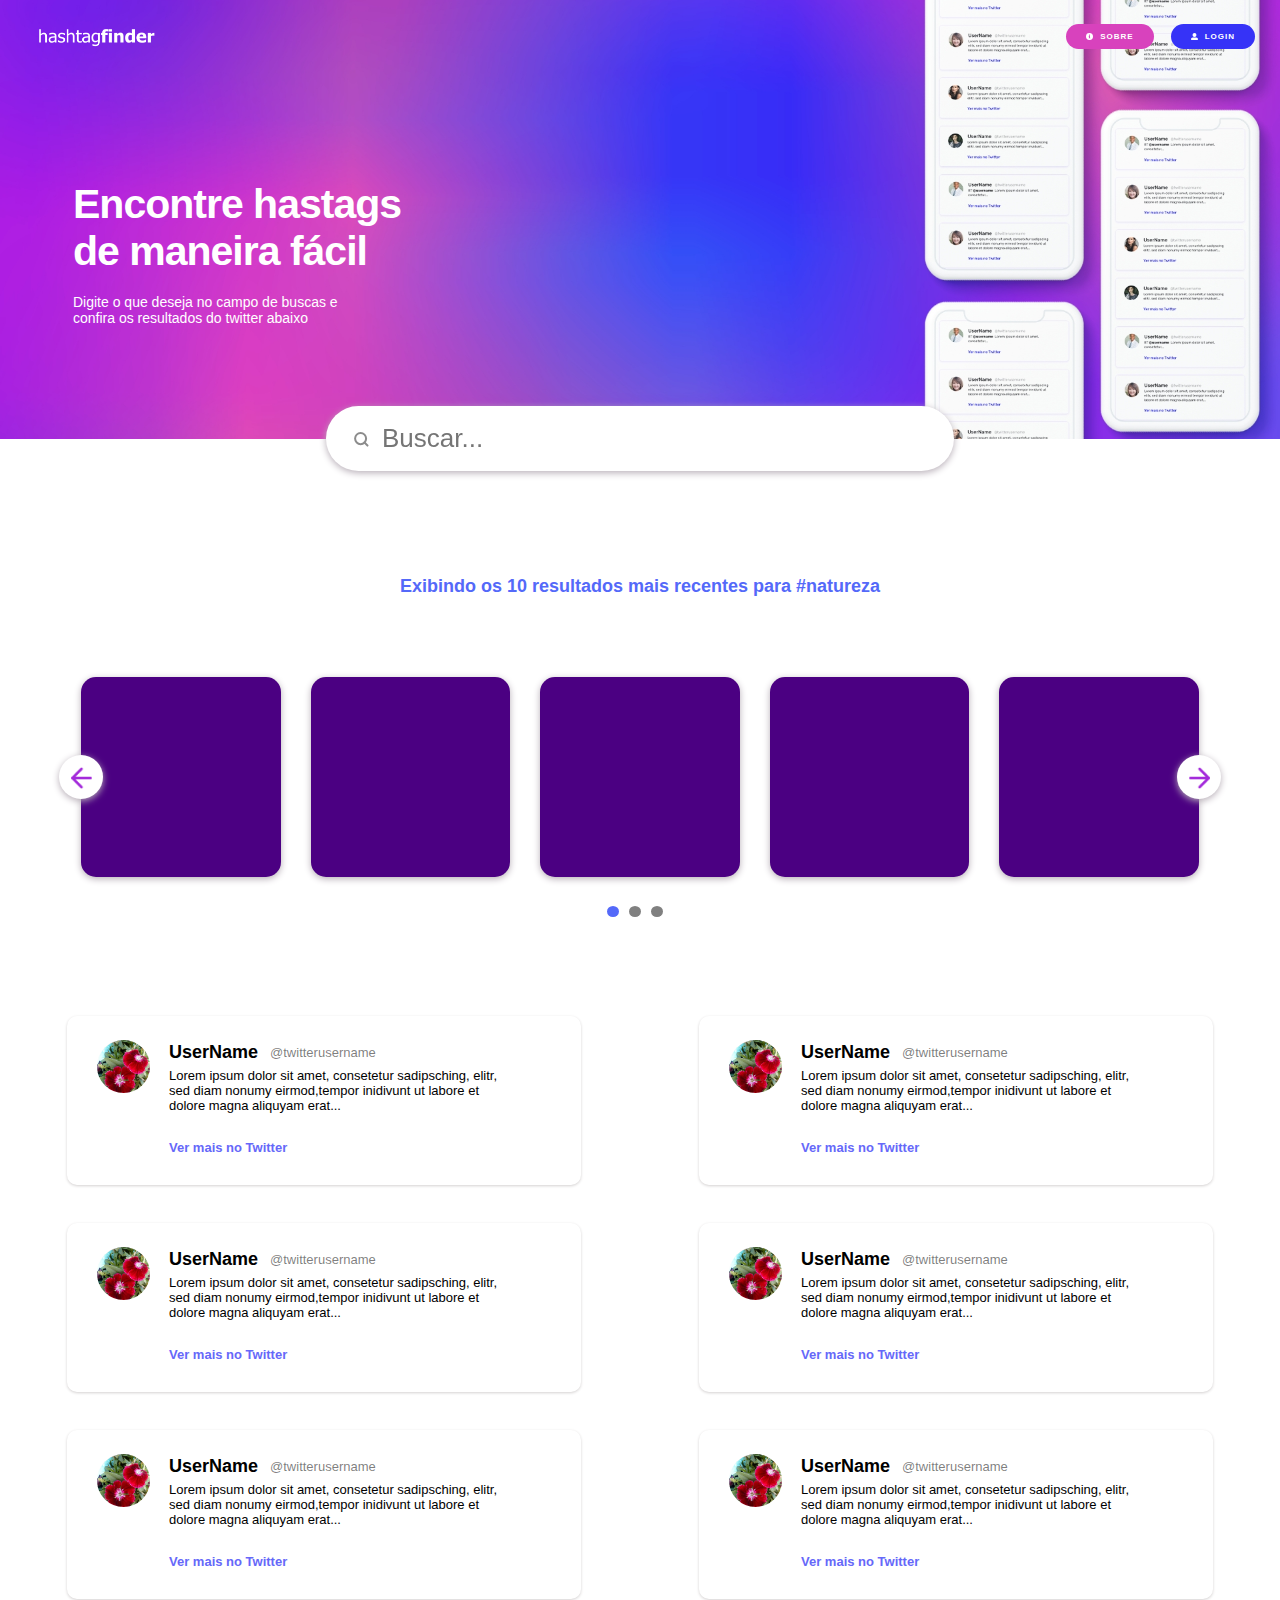
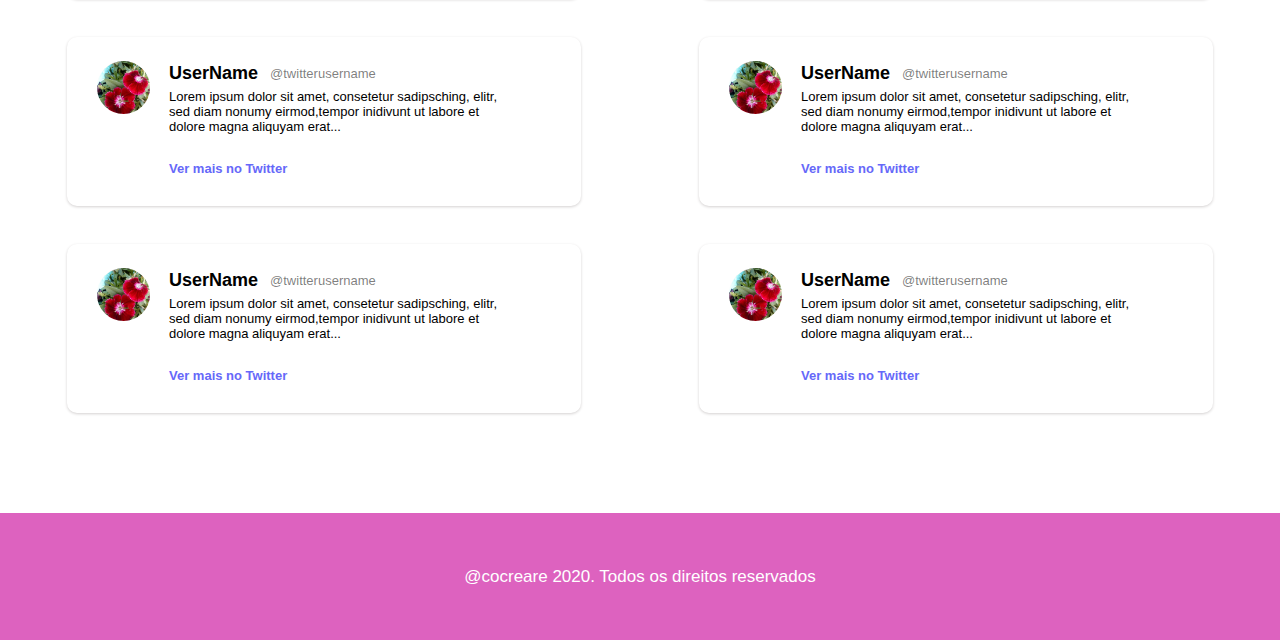
<file: index.html>
<!DOCTYPE html>
<html lang="pt-br">
<head>
    <title>Encontre hashtags</title>
    <meta charset="utf-8">
    <base target="_parent">
    <link rel="stylesheet" type="text/css" href="files_css/index.css" media="screen">
    <meta name="viewport" content="width=device-width, initial-scale=1.0">
</head>
    <body>

        <!--Junção dos codígos para exibir a página de busca completa-->
            
                <iframe class="iframe_new_header" src="headers/headers_transparent.html"></iframe>
            <div>
                <iframe  class="index_iframe1" src="search.html"></iframe>
            </div>
            <div id="iframe_2">
                <iframe class="index_iframe2" src="hashtagfinder.html"></iframe>
            </div>
            <div id="iframe3">
                <iframe class="index_iframe3" src="results.html"></iframe>
            </div>
            <div class="container_footer">
                <iframe class="footer_iframe" src="footer.html"></iframe>
            </div>
    </body>
</html>
</file>
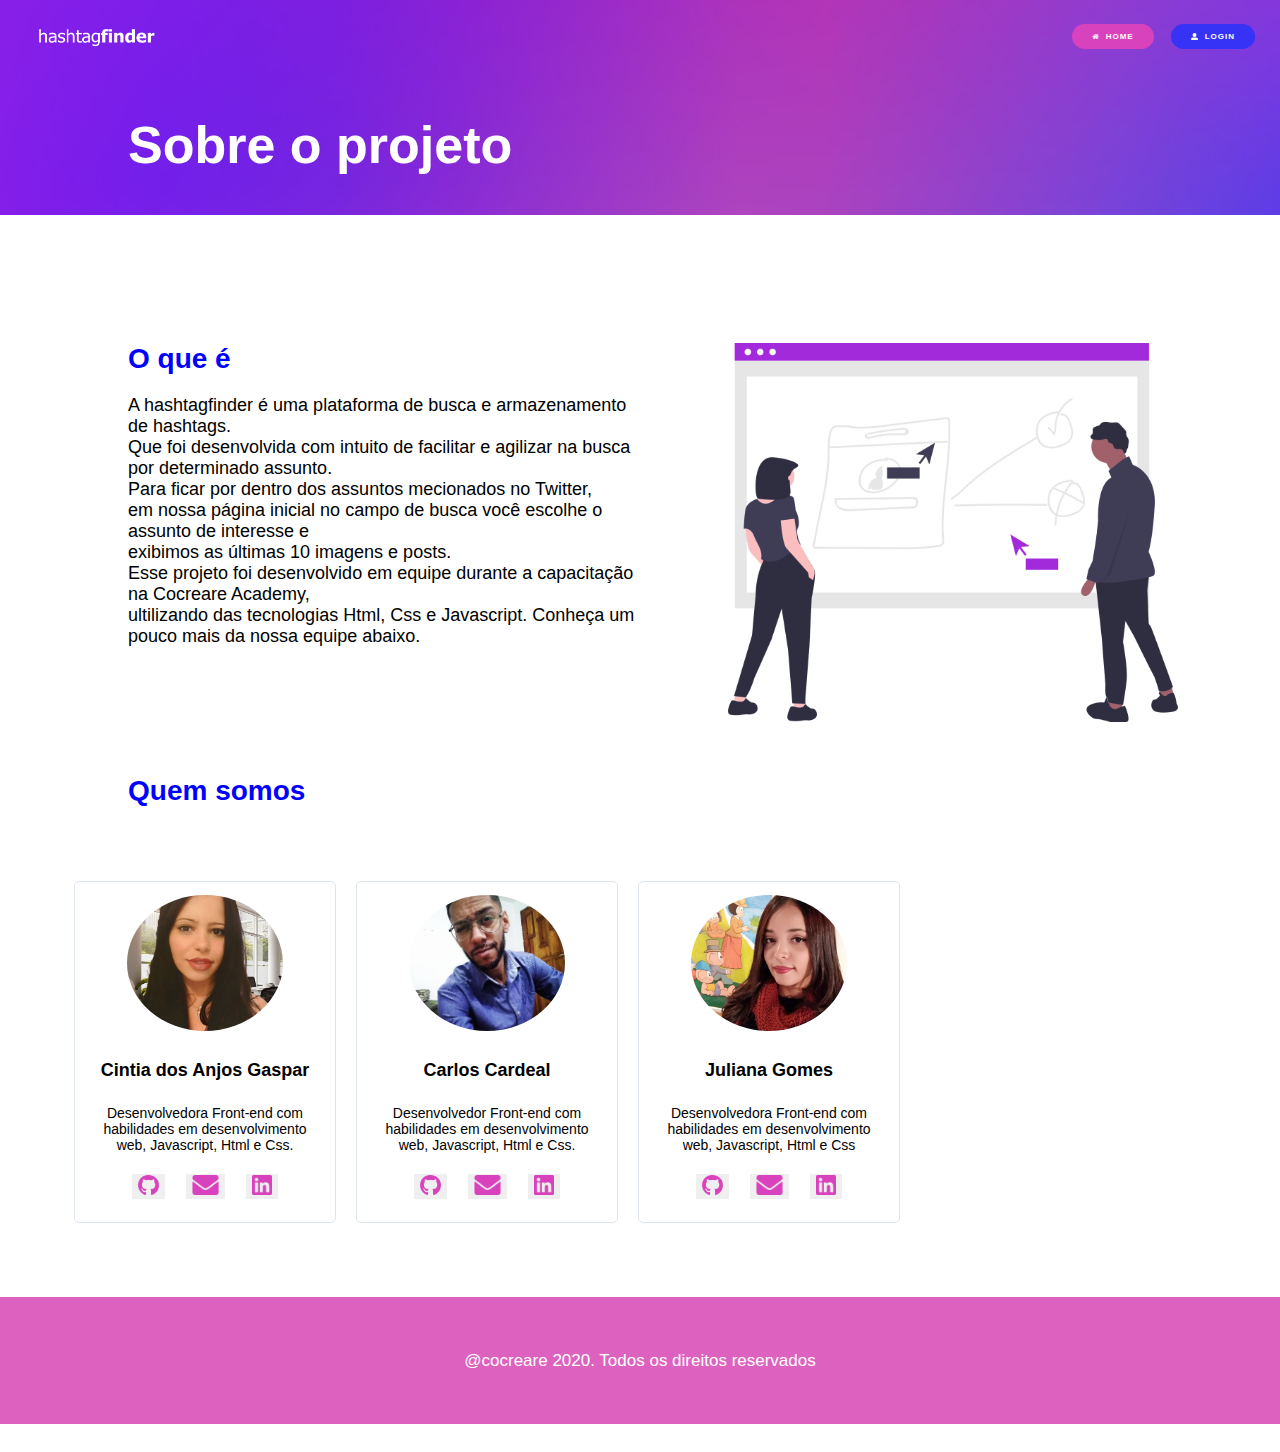
<file: about.html>
<!DOCTYPE html>
<html lang="pt-br">
    <head>
        <title> Sobre o projeto </title>
        <meta charset="utf-8">
        <base target="_parent">
        <link href="files_css/about.css" rel="stylesheet" type="text/css" media="screen">
        <meta name="viewport" content="width=device-width, initial-scale=1.0">
    </head>
    <body>
       <section class="bg">
        <!--<img class="top" src="images/about-bg.jpg">-->
        
        <iframe src="headers/button_home_login.html"></iframe>
        
        <div class="h1">
           <h1>Sobre o projeto</h1>
        </div>
        </section>

       

       <section id="descripition"> 

            <div class="image_two">
                <img 
                    src="images/about-illustration.png" 
                    alt="Duas pessoas em pé vendo a tela sobre o projeto"
                    width="450px"
                >
            </div>


            <h2>
                O que é
            </h2>

            <p class="paragraph">
                A hashtagfinder é uma plataforma de busca e armazenamento de hashtags. <br>
                Que foi desenvolvida com intuito de facilitar e agilizar na busca por 
                determinado assunto. <br>
                Para ficar por dentro dos assuntos mecionados no Twitter, <br>
                em nossa página inicial no campo de busca você escolhe o assunto de interesse e <br>
                exibimos as últimas 10 imagens e posts. <br>
                Esse projeto foi desenvolvido em equipe durante a capacitação na Cocreare Academy,<br>
                ultilizando das tecnologias Html, Css e Javascript.
                Conheça um pouco mais da nossa equipe abaixo. <br>
            </p>

           
        </section>
        
        <h2> Quem somos </h2>
        
        <section class="who_we_are">
            <div class="cintia">
                <img id="img_cintia" src="images/cintia.jpeg">
                <h4>Cintia dos Anjos Gaspar</h4>
                <p id="cintia"> 
                    Desenvolvedora Front-end
                    com habilidades em desenvolvimento web, Javascript, Html e Css.
                </p>
                <div class="icons_cointainer1">

                    <a href="https://github.com/cintiaangel" class="icone1" target="_blank">
                        <button>
                            <img class="github" src="images/icon-github.png">
                        </button>
                    </a>
                    <a href="mailto:cintiaanjos99@gmail.com" class="icone2" target="_blank">
                        <button>
                            <img class="email" src="images/icon-envelope.png">
                        </button>
                    </a>
                    <a href="https://www.linkedin.com/in/cíntia-dos-anjos-gaspar-159a281a0" class="icone3" target="_blank">
                        <button>
                            <img class="linkedin" src="images/icon-linkedin.png">
                        </button>
                    </a>   
                </div>
            
            </div>    

            <div class="carlos">
                <img id="img_carlos" src="images/carlos.jpg">
                <h4>Carlos Cardeal</h4>
                <p id="carlos"> 
                    Desenvolvedor Front-end
                    com habilidades em desenvolvimento web, Javascript, Html e Css.
                </p>
                <div class="icons_cointainer2">

                    <a href="https://github.com/carloscardeal" class="icone1" target="_blank">
                        <button>
                            <img class="github" src="images/icon-github.png">
                        </button>
                    </a>
                    <a href="mailto:carlosfierro028@gmail.com" class="icone2" target="_blank">
                        <button>
                            <img class="email" src="images/icon-envelope.png">
                        </button>
                    </a>
                    <a href="https://www.linkedin.com/in/carlos-cardeal-9692071b8/" class="icone3" target="_blank">
                        <button>
                            <img class="linkedin" src="images/icon-linkedin.png">
                        </button>
                    </a>   
                </div> 
            </div>  

            <div class="juliana">
                <img id="img_juliana" src="images/juliana.jpeg">
                <h4>Juliana Gomes</h4>
                <p id="juliana"> 
                    Desenvolvedora Front-end
                    com habilidades em desenvolvimento web, Javascript, Html e Css
                </p>
                <div class="icons_cointainer3">
    
                    <a href="https://github.com/Silva-Juliana" class="icone1" target="_blank">
                        <button>
                            <img class="github" src="images/icon-github.png">
                        </button>
                    </a>
                    <a href="mailto:silva.junia96@gmail.com" class="icone2" target="_blank">
                        <button>
                            <img class="email" src="images/icon-envelope.png">
                        </button>
                    </a>
                    <a href="https://www.linkedin.com/in/juliana-gomes-3ba03b14a/" class="icone3" target="_blank">
                        <button>
                            <img class="linkedin" src="images/icon-linkedin.png">
                        </button>
                    </a>   
                </div> 
            </div>              
        </section>
                <iframe src="footer.html"></iframe>
    </body>
</html>
</file>
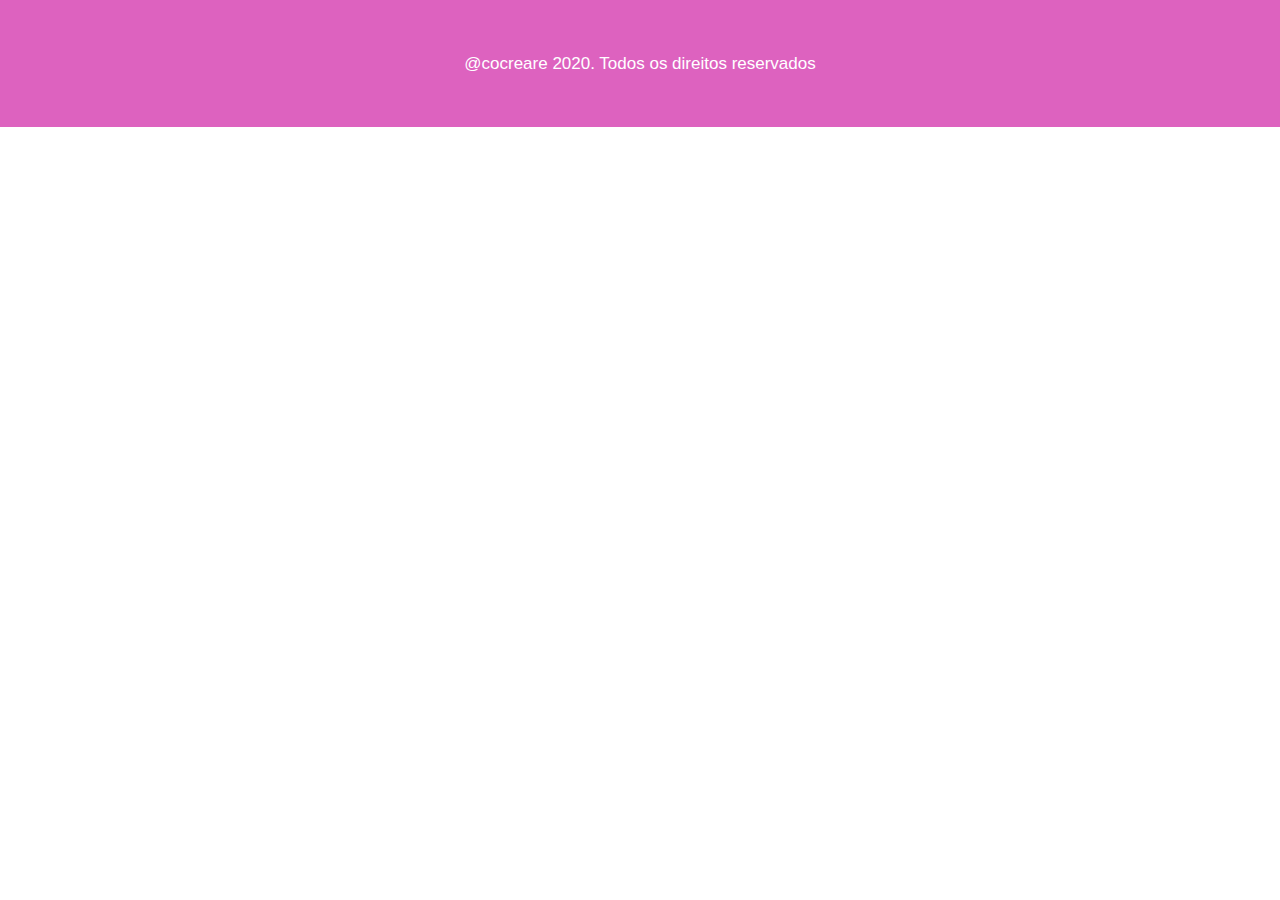
<file: footer.html>
<!DOCTYPE html>
<html lang="pt-br">
    <head>
        <meta charset="utf-8">
        <link rel="stylesheet" type="text/css" href="files_css/footer.css" media="screen">
        <meta name="viewport" content="width=device-width, initial-scale=1.0">
    </head>
    <body>
        <!--Rodapé da página-->
        <footer class="container_footer">@cocreare 2020. Todos os direitos reservados</footer>
    </body>
</html>
</file>
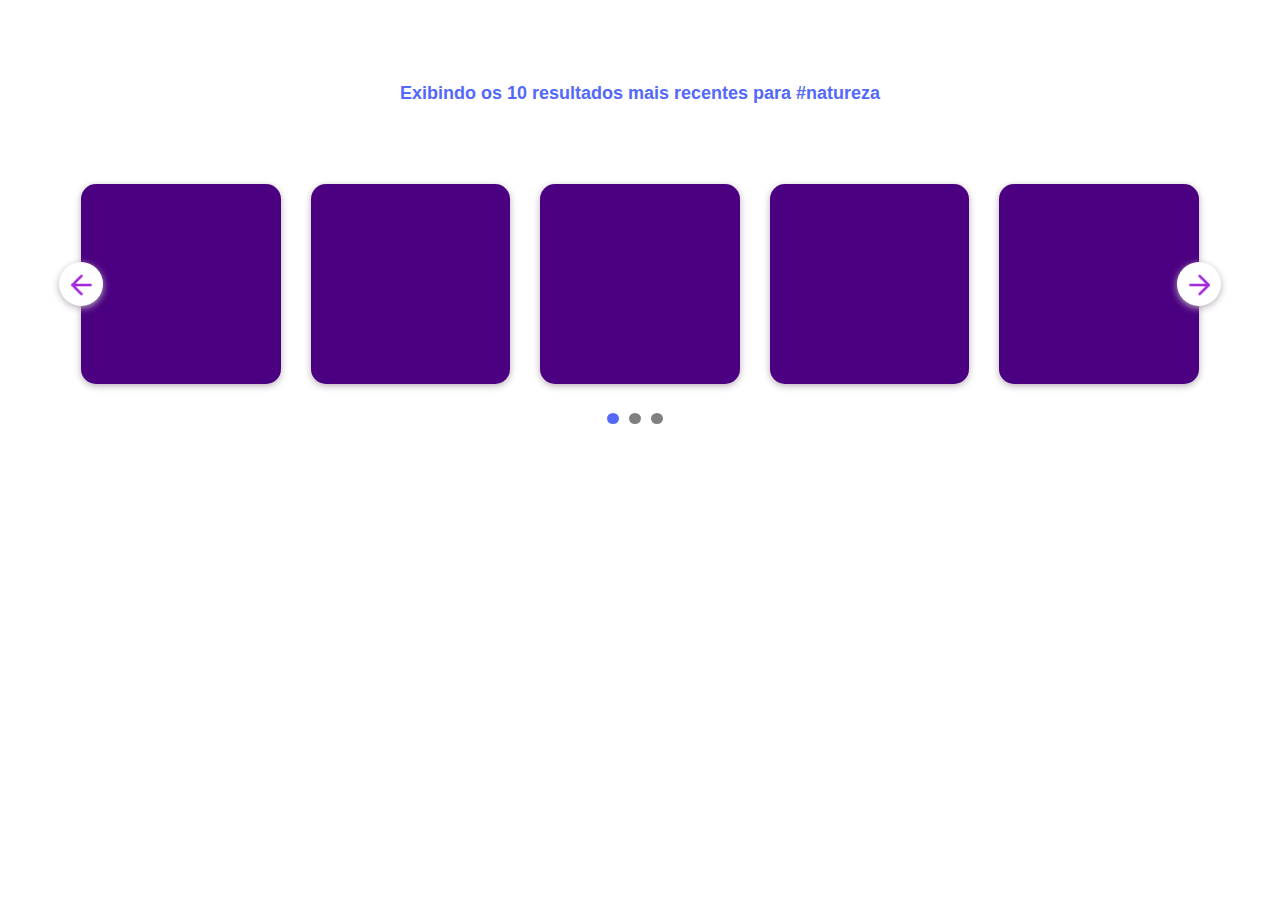
<file: hashtagfinder.html>
<!DOCTYPE html>
<html>
    <head>
        <title> hashtagfinder </title>
        <meta charset="UTF-8">
        <base target="_parent">
        <link rel="stylesheet" type="text/css" href="files_css/hashtagfinder.css" media="screen">
        <meta name="viewport" content="width=device-width, initial-scale=1.0">
        <meta http-equiv="X-UA-Compatible" content="ie=edge">
    </head>
    <body>
        
        <div class="modal">
            <div class="modal_content">
                <img src="images/frajola.jpeg" id="modal_img">
                <div class="text_edition">
                    <span class="span_text" >Postado por:</span>
                    <span class="text_twitter"></span>
                </div>
            </div>
            <span id="bt_close">&times;</span>
        </div>

        <div class="container_results"> 
            Exibindo os 10 resultados mais recentes para #natureza
        </div>
        <div class="dad">
            <div onclick="uploadImages(--page)" class="arrow_right">
                <a>
                    <img class="left_right" src="images/icon-arrow-left.png">
                </a>
            </div> 
            
            <div class="container_images"> 
                <div class="photo exp1" style="display: none;"></div>
            </div>
            <div onclick="uploadImages(++page)" class="arrow_left">
                <a>
                    <img class="left_right" src="images/icon-arrow-right1.png">
                </a> 
            </div>  
        </div>
        <div id="click">
            <ul class="ul_click">
                <li><button id="button1" onclick="uploadImages(1)" class="button_click"></button></li>
                <li><button id="button2" onclick="uploadImages(2)" class="button_click"></button></li>
                <li><button id="button3" onclick="uploadImages(3)" class="button_click"></button></li>
            </ul>
        </div>
            <script src="files_javascript/hashtagfinder.js"></script>
    </body>
</html>
</file>
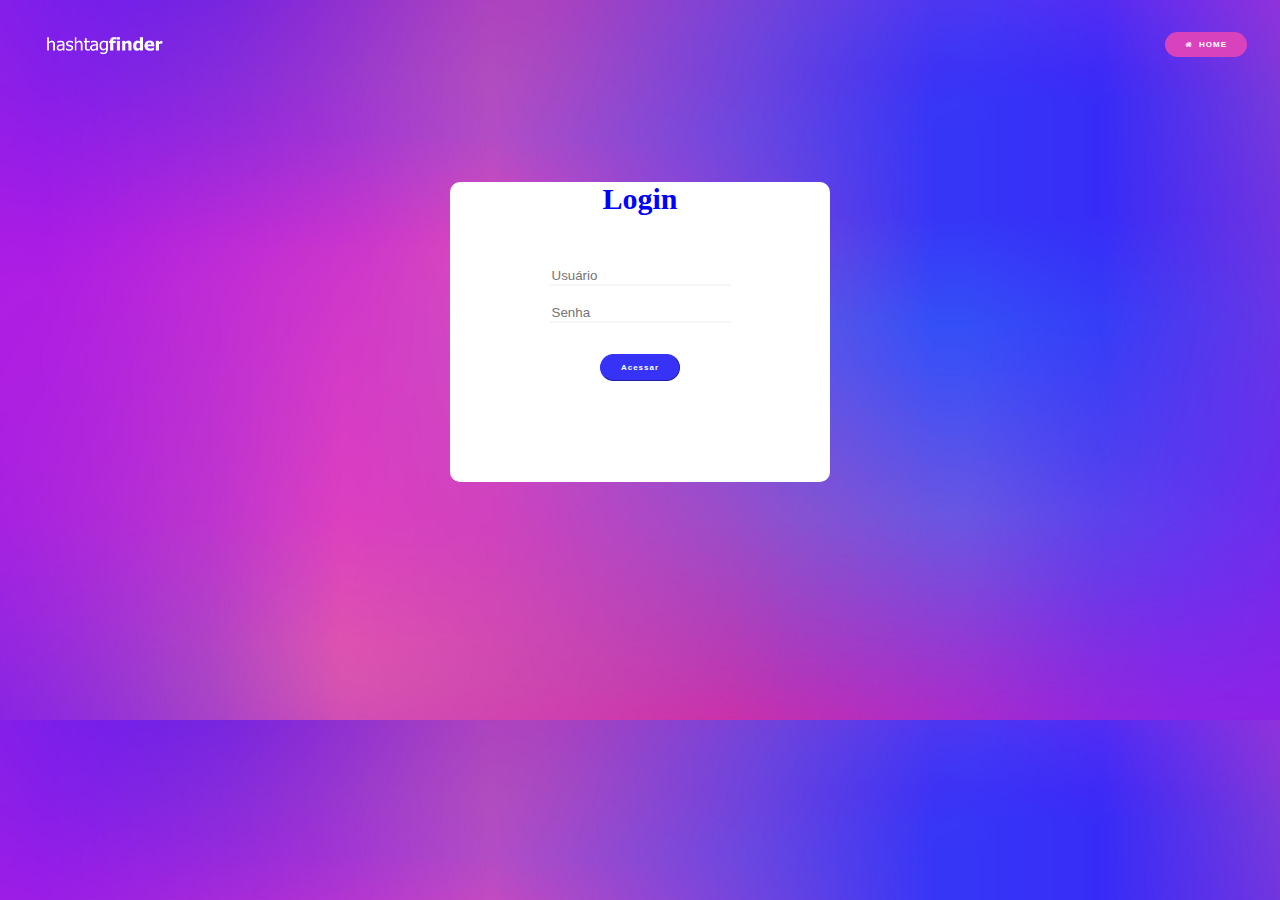
<file: login.html>
<!DOCTYPE html>
<html>
    <head>
        <meta charset="UTF-8">
        <title>Login</title>
        <link rel="stylesheet" type="text/css" href="files_css/login.css" media="screen">
        <meta name="viewport" content="width=device-width, initiscale=1.0">
        
       <script>

        function validar() {

        var user = cadastro.usuario.value;
        var password = cadastro.senha.value;

        //Solicita o preenchimento dos campos:  "E-mail" e "senha."
        if(user=="") {alert("É preciso preencher este campo"); cadastro.usuario.focus();return false;}


        if(password=="") {alert("É preciso preencher este campo"); cadastro.senha.focus();return false;}
        
        //E-mail e senha cadastrados para acesso.
        if (user!="academy@cocreare.com.br"){alert("Login inválido");cadastro.usuario.focus();return false;}

        if (password!="123456") {alert("Senha inválida");cadastro.senha.focus();return false;} ;
        }

        </script>
       
        
    </head>
        <base target="_parent">
    </head>
    <body background="images/background.png">
        <iframe class="iframe" src="headers/button_home.html"> </iframe>
        <div class="login">
            
            <div class="h1_login">  
            <h1>Login</h1>
            </div>
            
            <form name="cadastro" method="post" action="search.html">
                <div id="login">  
        
                    <input class="user" type="text" name="usuario" placeholder="Usuário" required>
                </div>
                <div>                   
                     <input class="password_input" type="password" name="senha" placeholder="Senha" required>
                </div> 
            
            <input type="submit" class="Enviar" onclick="return validar()" value="Acessar">

            </div>    
        </div>
    </body>
</html>
</file>
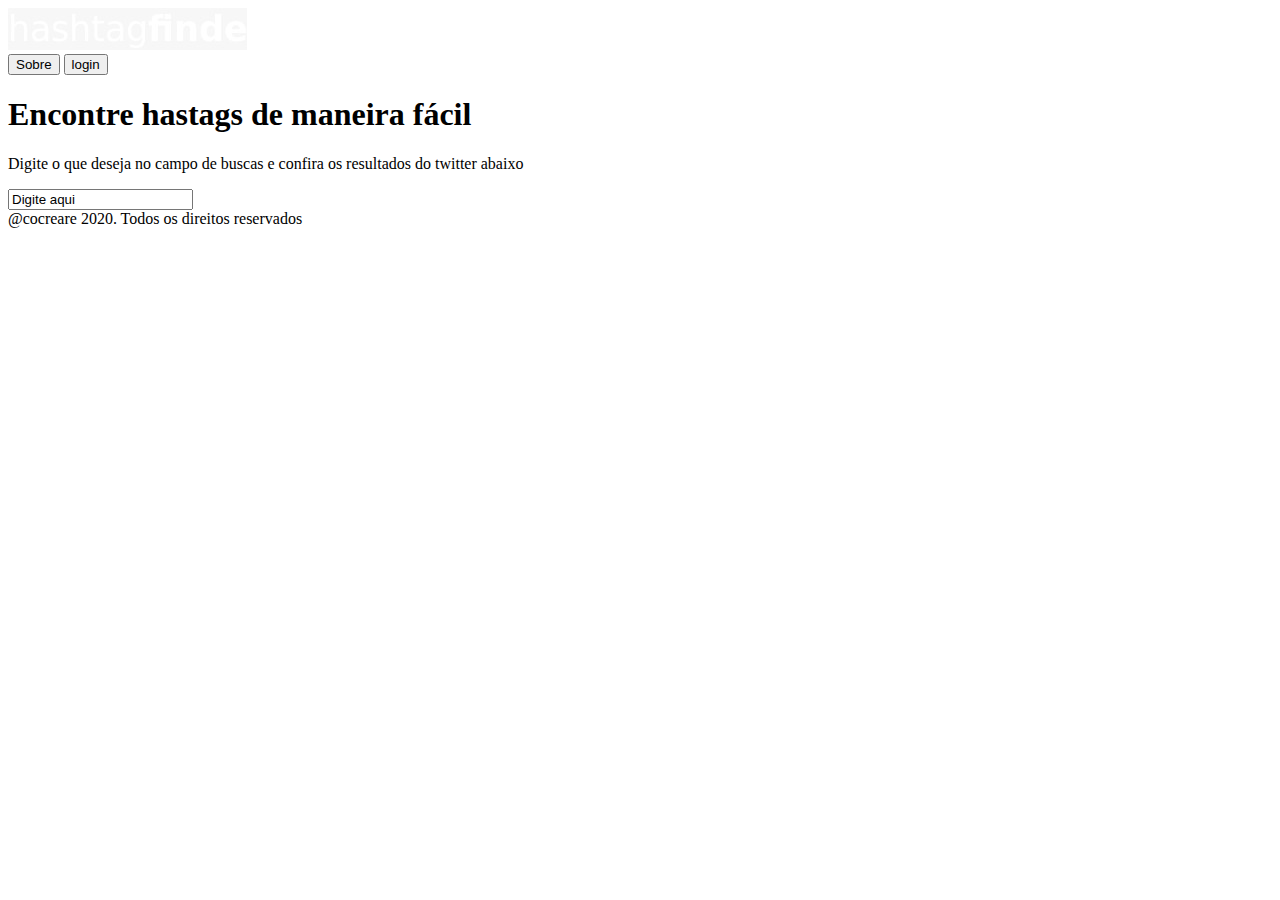
<file: Project.html>
<!DOCTYPE html>
<html lang="pt-br">
    <head>
        <title> Encontre hastags </title>
        <meta charset="utf-8">
    

    </head>
    <body>
        <header id="header_top">

            <div id="Logon">
                <img src="Images/Logowhite.jpeg">
            </div>     
            <button>Sobre</button>
            <button>login</button>
    
            <div id="Text_top">
                <h1> Encontre hastags de maneira fácil </h1>
                <p> Digite o que deseja no campo de buscas e confira os resultados do twitter abaixo </p>
                <input type="text" name="input" value="Digite aqui">

            </div>    
            </header>
                <footer id="footer_end" background-color:pink;>

                 @cocreare 2020. Todos os direitos reservados
                </footer>

     </body>
    
     </html>
</file>
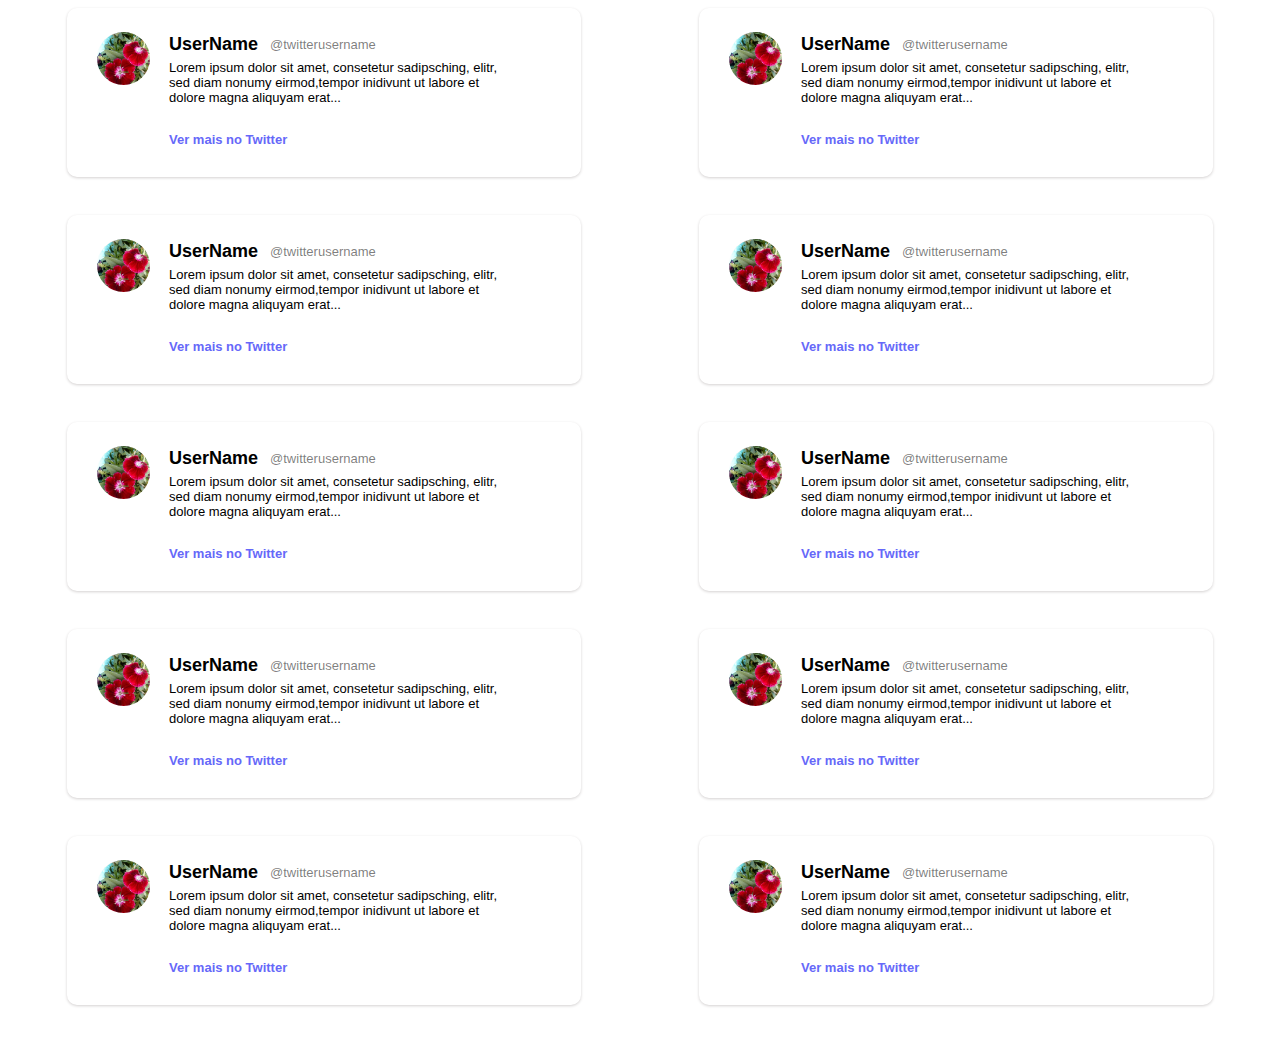
<file: results.html>
<!DOCTYPE html>
<html>
    <head>
        <title> hashtagfinder </title>
        <meta charset="UTF-8">
        <base target="_parent">
        <link rel="stylesheet" type="text/css" href="files_css/results.css" media="screen">
        <meta name="viewport" content="width=device-width, initial-scale=1.0">
    </head>

    <body>

        <!--Cards com os 10 resultados de acordo com a pesquisa no campo de buscas-->

        <div class="dad_results">
            <div class="dad_posts">
                <div class="posts">
                    <div class="image_peoples">
                        <img class="image" src="images/flower1.jpeg">
                    </div>
                    <div class="text_posts">
                        <div class="text">
                            <h2> UserName </h2>   
                            <span> @twitterusername </span>
                        </div>
                        <p> 
                            Lorem ipsum dolor sit amet, consetetur sadipsching,
                            elitr, sed diam nonumy
                            eirmod,tempor inidivunt ut labore et dolore magna 
                            aliquyam erat...
                        </p>
                        <a href="https://twitter.com/login?lang=pt">Ver mais no Twitter</a>
                    </div>
                </div>
            </div>
            <div class="dad_posts">
                <div class="posts">
                    <div class="image_peoples">
                        <img class="image" src="images/flower1.jpeg">
                    </div>
                    <div class="text_posts">
                        <div class="text">
                            <h2> UserName </h2>
                            <span> @twitterusername </span>
                        </div>
                        <p> 
                            Lorem ipsum dolor sit amet, consetetur sadipsching,
                            elitr, sed diam nonumy
                            eirmod,tempor inidivunt ut labore et dolore magna 
                            aliquyam erat...
                        </p>
                        <a href="https://twitter.com/login?lang=pt">Ver mais no Twitter</a>
                    </div>
                </div>
            </div>
            <div class="dad_posts">
                <div class="posts">
                    <div class="image_peoples">
                        <img class="image" src="images/flower1.jpeg">
                    </div>
                    <div class="text_posts">
                        <div class="text">
                            <h2> UserName </h2>
                            <span> @twitterusername </span>
                        </div>
                        <p>
                            Lorem ipsum dolor sit amet, consetetur sadipsching, 
                            elitr, sed diam nonumy
                            eirmod,tempor inidivunt ut labore et dolore magna
                            aliquyam erat...
                        </p>
                        <a href="https://twitter.com/login?lang=pt">Ver mais no Twitter</a>
                    </div>
                </div>
            </div>
            <div class="dad_posts">
                <div class="posts">
                    <div class="image_peoples">
                        <img class="image"  src="images/flower1.jpeg">
                    </div>
                    <div class="text_posts">
                        <div class="text">
                            <h2> UserName </h2>
                            <span> @twitterusername </span>
                        </div>
                        <p> 
                            Lorem ipsum dolor sit amet, consetetur sadipsching,
                            elitr, sed diam nonumy
                            eirmod,tempor inidivunt ut labore et dolore magna 
                            aliquyam erat...
                        </p>
                        <a href="https://twitter.com/login?lang=pt">Ver mais no Twitter</a>
                    </div>
                </div>
            </div>
            <div class="dad_posts">
                <div class="posts">
                    <div class="image_peoples">
                        <img class="image" src="images/flower1.jpeg">
                    </div>
                    <div class="text_posts">
                        <div class="text">
                            <h2> UserName</h2>
                            <span> @twitterusername </span>
                        </div>
                        <p> 
                            Lorem ipsum dolor sit amet, consetetur sadipsching, 
                            elitr, sed diam nonumy
                            eirmod,tempor inidivunt ut labore et dolore magna
                            aliquyam erat...
                        </p>      
                        <a href="https://twitter.com/login?lang=pt">Ver mais no Twitter</a>
                    </div>
                </div>
            </div>
            <div class="dad_posts">
                <div class="posts">
                    <div class="image_peoples">
                        <img class="image" src="images/flower1.jpeg">
                    </div>
                    <div class="text_posts">
                        <div class="text">
                            <h2> UserName </h2>
                            <span> @twitterusername </span>
                        </div>
                        <p> 
                            Lorem ipsum dolor sit amet, consetetur sadipsching, 
                            elitr, sed diam nonumy
                            eirmod,tempor inidivunt ut labore et dolore magna 
                            aliquyam erat...
                        </p>       
                        <a href="https://twitter.com/login?lang=pt">Ver mais no Twitter</a>
                    </div>
                </div>
            </div>
            <div class="dad_posts">
                <div class="posts">
                    <div class="image_peoples">
                        <img class="image" src="images/flower1.jpeg">
                    </div>
                    <div class="text_posts">
                        <div class="text">
                            <h2> UserName </h2>   
                            <span> @twitterusername </span>
                        </div>
                        <p> 
                            Lorem ipsum dolor sit amet, consetetur sadipsching,
                            elitr, sed diam nonumy
                            eirmod,tempor inidivunt ut labore et dolore magna 
                            aliquyam erat...
                        </p>
                        <a href="https://twitter.com/login?lang=pt">Ver mais no Twitter</a>
                    </div>
                </div>
            </div>
            <div class="dad_posts">
                <div class="posts">
                    <div class="image_peoples">
                        <img class="image" src="images/flower1.jpeg">
                    </div>
                    <div class="text_posts">
                        <div class="text">
                            <h2> UserName </h2>   
                            <span> @twitterusername </span>
                        </div>
                        <p> 
                            Lorem ipsum dolor sit amet, consetetur sadipsching,
                            elitr, sed diam nonumy
                            eirmod,tempor inidivunt ut labore et dolore magna 
                            aliquyam erat...
                        </p>
                        <a href="https://twitter.com/login?lang=pt">Ver mais no Twitter</a>
                    </div>
                </div>
            </div>
            <div class="dad_posts">
                <div class="posts">
                    <div class="image_peoples">
                        <img class="image" src="images/flower1.jpeg">
                    </div>
                    <div class="text_posts">
                        <div class="text">
                            <h2> UserName </h2>   
                            <span> @twitterusername </span>
                        </div>
                        <p> 
                            Lorem ipsum dolor sit amet, consetetur sadipsching,
                            elitr, sed diam nonumy
                            eirmod,tempor inidivunt ut labore et dolore magna 
                            aliquyam erat...
                        </p>
                        <a href="https://twitter.com/login?lang=pt">Ver mais no Twitter</a>
                    </div>
                </div>
            </div>
            <div class="dad_posts">
                <div class="posts">
                    <div class="image_peoples">
                        <img class="image" src="images/flower1.jpeg">
                    </div>
                    <div class="text_posts">
                        <div class="text">
                            <h2> UserName </h2>   
                            <span> @twitterusername </span>
                        </div>
                        <p> 
                            Lorem ipsum dolor sit amet, consetetur sadipsching,
                            elitr, sed diam nonumy
                            eirmod,tempor inidivunt ut labore et dolore magna 
                            aliquyam erat...
                        </p>
                        <a href="https://twitter.com/login?lang=pt">Ver mais no Twitter</a>
                    </div>
                </div>
            </div>
        </div>
    </body>
</html>
</file>
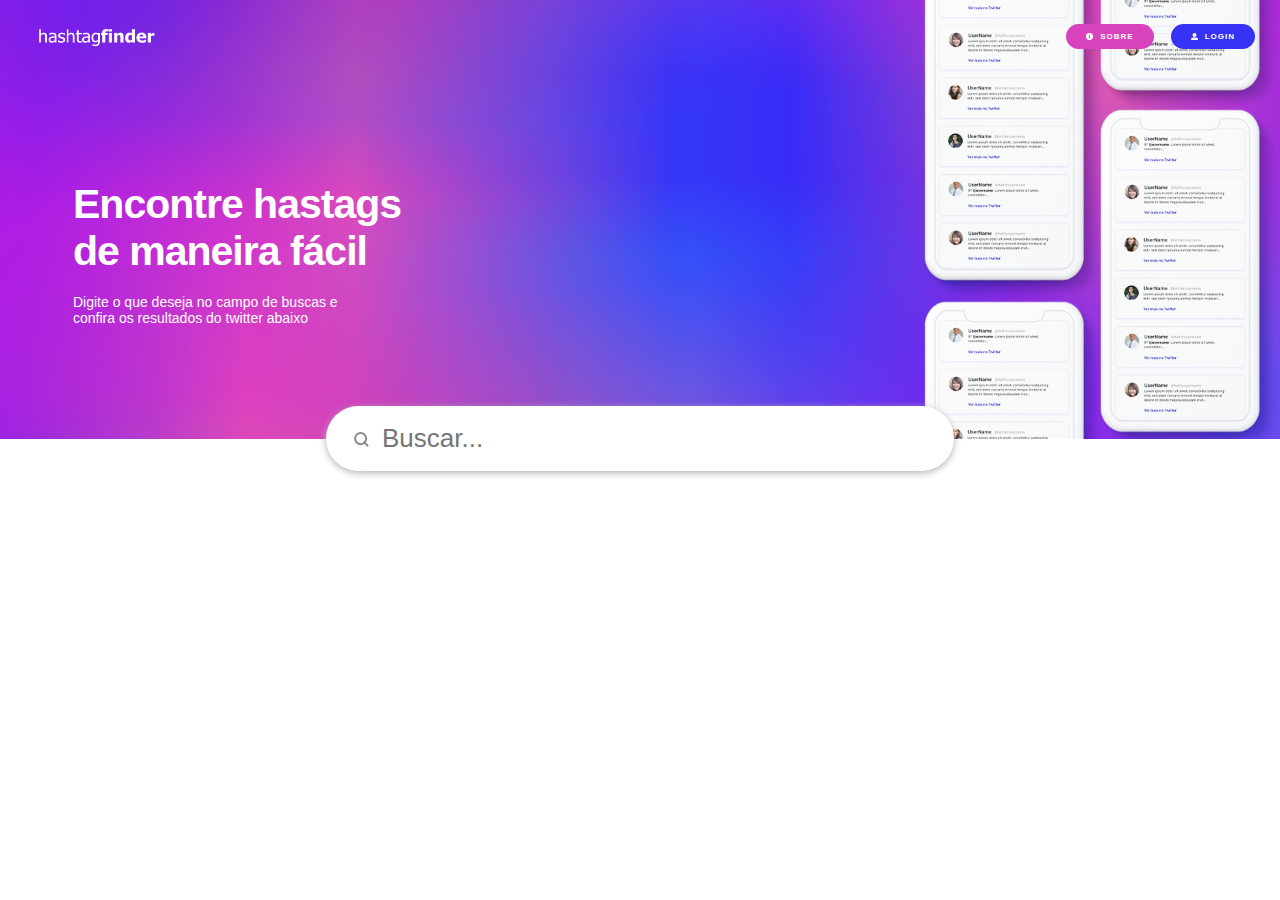
<file: search.html>
<!DOCTYPE html>
<html lang="pt-br">
    <head>
        <title> hashtagfinder </title>
        <meta charset="utf-8">
        <base target="_parent">
        <link rel="stylesheet" type="text/css" href="files_css/search.css" media="screen">
        <meta name="viewport" content="width=device-width, initial-scale=1.0">
        <script type="text/javascript" src="files_javascript/search.js"></script>
    </head>
    <body>
        <section class="hero">
        <iframe class="iframe-css" src="headers/button_about_login.html"></iframe>

        <!--Campo de busca das hashtag-->
        
        <div id="text_top">
            <h1> Encontre hastags <br> de maneira fácil </h1>
            <p> 
                Digite o que deseja no campo de buscas e <br>
                confira os resultados do twitter abaixo 
            </p>
            </div>
            <div class="magnifier">
                <img class="image_search" src="images/icon-search.svg">
                <form id='my-form' name="form1">
                    <input id="input_search" type="text" name="input_search" placeholder="Buscar...">
                    <span class= 'error_message msg_error'></span> 
                </form>
            </div>
        </section>
        </div>    
    </body>
    </html>
</file>
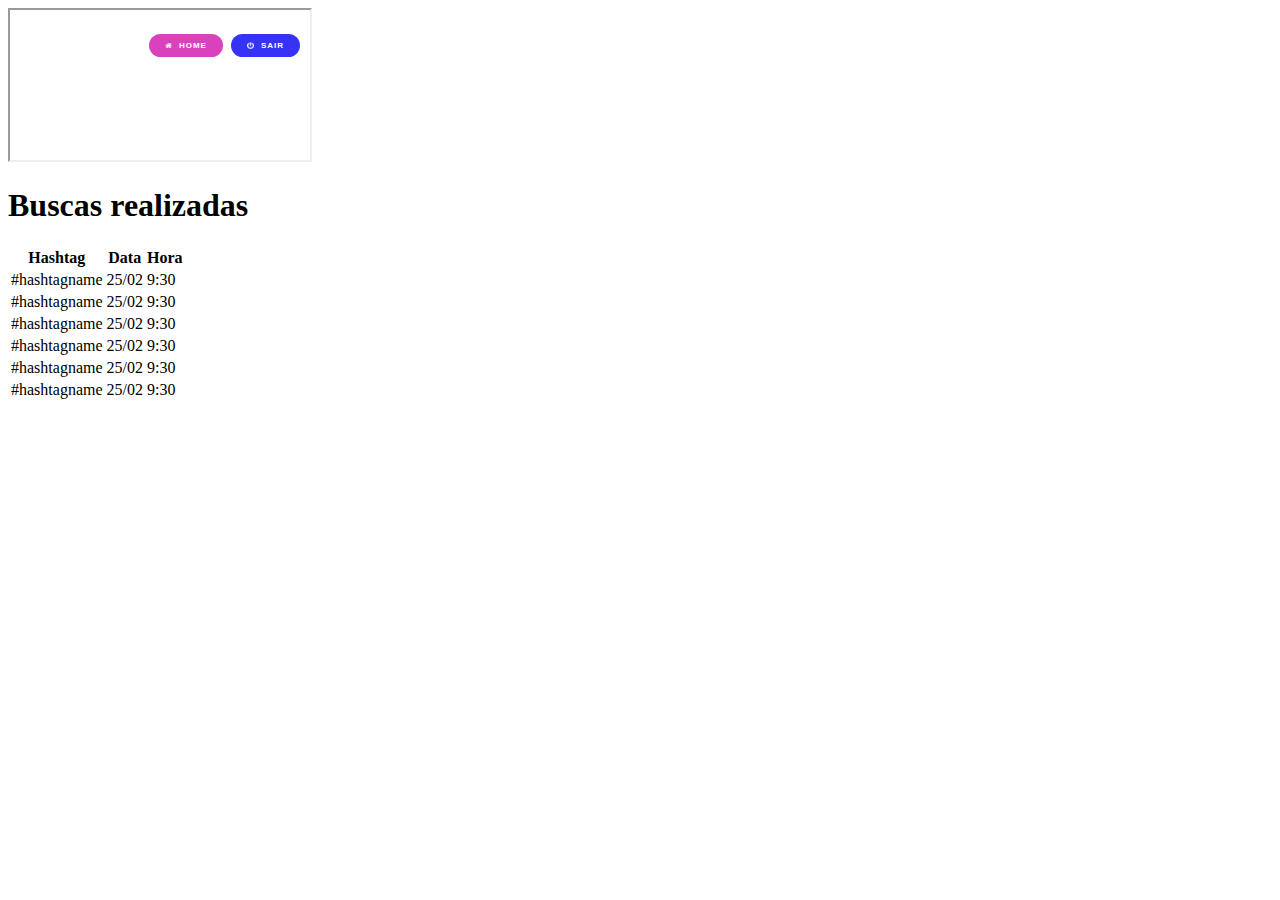
<file: searches_performed.html>
<!DOCTYPE html>
<html lang="pt-br">
    <head>
        <title> Buscas realizadas</title>
        <meta charset="utf-8">
        <base target="_parent">
    </head>
    <body>
        <iframe src="headers/button_exit_home.html"></iframe>
        
        <h1>Buscas realizadas</h1>

        <table id="table_editing">
            <thead>
                <tr>
                    <th>Hashtag</th>
                    <th>Data</th>
                    <th>Hora</th>
                </tr>
            </thead>
        
        <tbody>
            <tr>
                <td>#hashtagname</td>
                <td>25/02</td>
                <td>9:30</td>
            </tr>

            <tr>
                <td>#hashtagname</td>
                <td>25/02</td>
                <td>9:30</td>   
            </tr>

            <tr>
                <td>#hashtagname</td>
                <td>25/02</td>
                <td>9:30</td>
            </tr>

            <tr>
                <td>#hashtagname</td>
                <td>25/02</td>
                <td>9:30</td>    
            </tr>

            <tr>
                <td>#hashtagname</td>
                <td>25/02</td>
                <td>9:30</td>    
            </tr>

            <tr>
                <td>#hashtagname</td>
                <td>25/02</td>
                <td>9:30</td>    
            </tr>
        </tbody>
        </table>
</body>
</html>
</file>
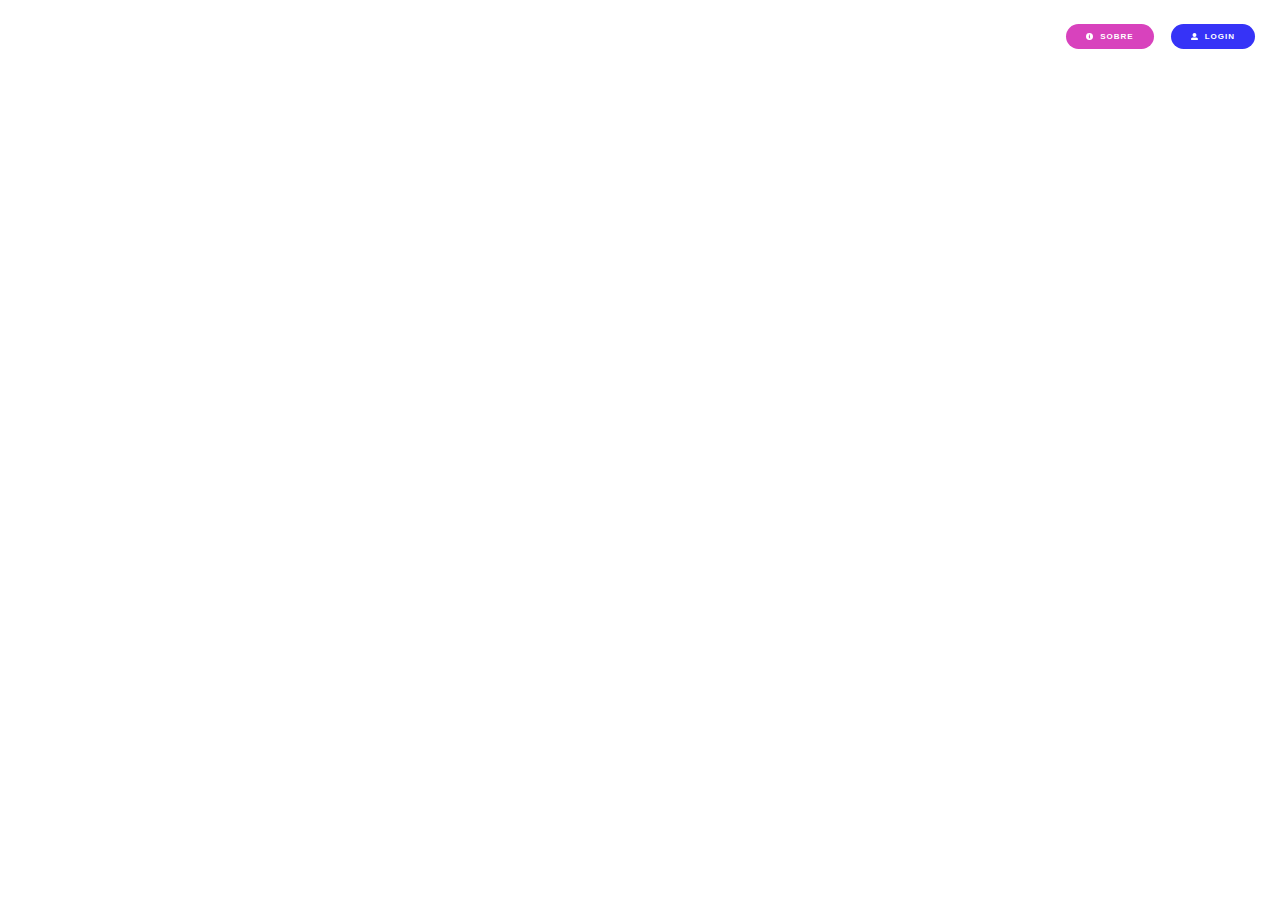
<file: headers/button_about_login.html>
<!DOCTYPE html>
<html lang="pt-br">
<head>
    <meta charset="utf-8">
    <base target="_parent">
    <link rel="stylesheet" type="text/css" href="header.css" media="screen">
    <meta name="viewport" content="width=device-width, initial-scale=1.0">
</head>
<body>
    <header> 
        <img class="logo" src="../images/logo-white1.png" alt="logo"/>
            <nav class="container">
                <ul>
                    <li>
                        <a class="menu_about" href="../about.html">
                            <img class="button_cilcle" src="../images/icon-info-circle.svg">
                            SOBRE
                        </a>
                    </li>
                    <li>
                        <a class="menu_login" href="../login.html">
                            <img class="button_user" src="../images/icon-user-alt.svg">
                            LOGIN
                        </a> 
                    </li>
                </ul>
            </nav>    
    </header>
</body>
</html>
</file>
<file: files_css/index.css>
body {
    margin: 0;
}

/* iframes*/
#iframe_2:hover > iframe {
    z-index: 0;
}


.iframe_new_header {
    border: 0;
    width: 100%;
    position: fixed;
    z-index: -1;
    height: 63px;
    backdrop-filter: blur(8px);
    background-color: rgb(255 255 255 / 65%);
}

.index_iframe1 {
    border: 0;
    width: 100%;
    height: 489px;
   
}

.index_iframe2 {
    border: 0;
    width: 100%;
    height: 511px;
    position: relative;
    z-index: -2;

}

.index_iframe2:hover {
    z-index: 0;
}

.index_iframe3 {
    border: 0;
    width: 100%;
    height: 1051px;
    position: relative;
    z-index: -2;
}

.footer_iframe {
    border: 0;
    width: 100%;
    height: 127px;
}

.container_footer {
    margin-top: 50px;
    display: flex;
}

/* media query será aplicado quando a
 tela ou browser tiver exatos 450 pixels de largura */

@media (max-width:450px){
    .index_iframe2 {
        height: 377px;
    }
}
</file>
<file: files_css/about.css>
/* ajuste do iframe*/
iframe{
    width: 100%;
    height: 9%;
    border: none;
    position: relative;
    top: 0;
}
/* definicões gerais*/
body{
    border: 0px;
    margin: 0px;
    color: #000;
    font-size: 18px;
    font-family: 'Lucida Sans', 'Lucida Sans Regular', 'Lucida Grande', 'Lucida Sans Unicode', Geneva, Verdana, sans-serif


}
/*ajuste do background*/
.bg{
    background-image:url(../images/about-bg.jpg);
    width: 100%;
    height: 35%;
    border: none;
    margin: 0;
    padding: 0;
}
/*.top{
    position: absolute;
    width: 100%;
    height: 30%;
}*/
.h1{
    color: #ffffff;
    font-size: 52px;
    margin-left: 10%;
    font-family: Arial, "Helvetica Neue", Helvetica, sans-serif;
    letter-spacing: 0;
    position: relative;
    margin-bottom: 10%;
    bottom: 40px
}
h1{
    position: relative;
    font-family: Arial, "Helvetica Neue", Helvetica, sans-serif;
    font-size: 52px;
    margin: 0;
}
h2{
    margin-top: 10%;
    margin-bottom: 20px;
    margin-left: 10%;
    color: blue;
    font-size: 28px;
    font-family: sans-serif;
    letter-spacing: 0;
}
.image_two {
    float: right;
    margin-right: 8%;
    margin-top: 0
}
p.paragraph {
    margin-left: 10%;
    max-width: 40%;
}
section.who_we_are {
    display: flex;
    margin: 5%;
}
 button {
    border: none;
    margin: 3%;
    align-items: baseline;
    }
a.icone1, a.icone2, a.icone3{
    text-decoration: none;
}
div.p{
    text-align: center;
    width: 80%;
}
h4{
    text-align: center;
}
#img_cintia, #img_carlos, #img_juliana{
    width: 60%;
    height: 40%;
    border-radius: 50%;
    margin-left: 20%;
    margin-top: 5%;
    position: relative;
    object-fit: cover;
}
#cintia, #carlos, #juliana{
    margin: 5%;
    text-align: center;
    font-size: 14px
}
.icons_cointainer1, .icons_cointainer2, .icons_cointainer3{
    text-align: center;
}
.cintia, .carlos, .juliana {
    min-width: 200px;
    border: #dee5ef 1px solid;
    margin: 10px;
    border-radius: 5px;
    position: relative;
    max-width: 260px;
    max-height: 340px;
}
.github, .email, .linkedin{
    height: 20px;
}
</file>
<file: files_css/footer.css>
html, body {
    margin: 0;
    padding: 0;
}

.container_footer {
    width: 100%;
    height: 127px;
    display: flex;
    font-size: 17px;

    background-color: rgb(221, 98, 191);
    color: white;
    font-family: arial;
    align-items: center;
    justify-content: center;
    text-align: center;
}
</file>
<file: files_css/hashtagfinder.css>
body {
    margin: 0;
}

.dad {
    display: flex;
    width: 100%;
    height: 250px;
    margin-top: 55px;
    align-items: center;
    justify-content: center;
}

.arrow_left {
    width: 44px;
    height: 44px;
    background-color: white;
    border-radius: 50%;
    box-shadow: 0px 2px 7px 0px rgba(184,175,184,1);
    margin-left: -52px;
    position: relative;
    z-index: 1;
    cursor: pointer;

}

.arrow_right {
    width: 44px;
    height: 44px;
    background-color: white;
    border-radius: 50%;
    box-shadow: 0px 2px 7px 0px rgba(184,175,184,1);
    margin-right: -52px;
    position: relative;
    z-index: 1;
    cursor: pointer;
}

.left_right {
    width: 21px;
    margin: 12px;
}

.container_results {
    display: flex;
    align-items: center;
    justify-content: center;
    color: #5469f9;
    font-size: 18px;
    font-family: arial;
    font-weight: 900;
    padding-top: 83px;
    text-align: center;
}

.button_click {
    width: 11px;
    height: 11px;
    border-radius: 100%;
    background: #0000002e;
    border: none;
    outline: 0;
    cursor: pointer;
}

.container_images {
    display: flex;
    width: 100%;
    height: 100%;
    margin: 0 15px;
    object-fit: cover;
    max-width: 1148px;
    align-items: center;
    justify-content: center;
}

.photo {
    width: 200px;
    height: 200px;
    background-size: cover;
    background-color: indigo;
    margin: 15px;
    border-radius: 15px;
    object-fit: cover;
    box-shadow: 0px 2px 7px 0px rgba(184,175,184,1);
    cursor: pointer;
    
}

.photo:hover{
    filter: grayscale(100%);
    transform: scale(1.1);
}

#click {
    display: flex;
    align-items: center;
    justify-content: center;
}

.ul_click {
    list-style: none;
    display: flex;
    margin: 0;
    padding: 0;
    width: 66px;
    height: 66px;
}

li{
    width: 100%;
    height: 25px;
}

.modal{

    width: 100vw;
    height: 100vh;
    background-color: rgba(0, 0, 0, .7);
    position: fixed;
    visibility: hidden;
    z-index: 1;
    opacity: 0;
    transition: visibility 0.8s linear, opacity 0.5s linear;   
}

.modal_content {
    display: flex;
    justify-content: center;
    align-items: center;
    position: relative;
}

#modal_img{
    width: 65vw;
    height: 100%;
    transform: scale(0);
    transition: all linear .3s;
    object-fit: cover;
}

#bt_close{
    color:#fff;
    background-color: #000;
    position: absolute;
    top:10px;
    right: 10px;
    padding: 5px 10px;
    font-size: 25px;
    border:solid 1px #fff;
    transition: all ease-out .4s;
    cursor: pointer;
}

#bt_close:hover {
    background-color: #f00;
}

.modal_active {
    visibility: visible;
    opacity: 1;
    display: flex;
    display: flex;
    flex-direction: column;
    position: absolute;
    justify-content: center;
    align-items: center;
}

.text_active {
    opacity: 100%;
}

.modal_active #modal_img {
    transform: scale(1);
}

.text_twitter {
    margin: 0;
    font-size: 27px;
    color: white;
    font-weight: bold;
    text-shadow: black 0.1em 0.1em 0.2em;
}

.text_edition{
    display: grid;
    position: absolute;
    bottom: 20px;
    left: 20px;
}

.span_text {
    font-size: 25px;
    color: white;
    text-shadow: black 0.1em 0.1em 0.2em;
}

/* media query será aplicado quando a
 tela ou browser tiver exatos 450 pixels de largura */

 @media (max-width:450px) {

    .dad {
        display: flex;
        width: 100%;
        height: 250px;
        margin-top: 0px;
        overflow: scroll;
        justify-content: normal;
    }

   
    .container_results {
     font-size: 21px;
     height: 120px;
     padding-top: 10px;
     text-align: center;
    }
 
    .ul_click {
        display: none;
    }
 
    #click {
        display: none;
    }
    
    .arrow_left {
        width: 31px;
        height: 31px;
        margin-left: -37px;
    }
 
    .arrow_right {
        width: 31px;
        height: 31px;
        margin-right: -36px;
    }

    .left_right {
        width: 17px;
        margin: 8px;
    }
   
   .photo{
        width: 121px;
        object-fit: cover;
        height: 100%;
        border-radius: 15px;
        box-shadow: 0px 2px 7px 0px rgba(184,175,184,1);
        margin: 5px;
    }
 
    .container_images {
        margin-top: -16px;
        display: inline-flex;
        width: auto;
        height: 180px;
    }

    .span_text {
        font-size: 16px;
    }

    .text_twitter {
        font-size: 17px;
    }

    #modal_img {
        width: 95vw;
    }

    .text_edition {
        bottom: 13px;
        left: 13px;
    }
}
</file>
<file: files_css/login.css>
.iframe {
    border: 0;
    width: 100%;
 }
 
  /* campo de login */
 .login {  
    position: relative;
    background-color: white;
    border: none;
    width: 30%;
    height: 300px;
    top: 150px;
    border-radius: 10px;
    align-items: center;
    text-align: center;
    font-size: 15px;
    margin:auto;
    top: 100%;
    color: blue;
               

         }
        
    /*botão de acesso */
    
     
    .Enviar{
    padding: 8px 20px;
    border-width: 1px;
    border-color: #3633f7;
    border-radius: 50px;
    background-color: #3633f7;
    text-decoration: none;
    position: relative;
    margin-right: 17px;
    color: #ffffff;
    display: flex;
    align-items: center;
    text-align: center;
    font-size: 8px;
    font-family: "adobe-clean", sans-serif;
    font-weight: 900;
    letter-spacing: 1px;
    margin: auto;
    margin-top: 31px;
 
 
 }
 
 div#login {
    margin-bottom: 5%;
    border: none;
}
 .user { 
    border-right: 0;
    border-top: 0;
    border-left: 0;
    border-color: #0000000d;
    width: auto;
    margin-top: 8%;
    outline: 0;
}
 

.password_input {
    border-right: 0;
    border-top: 0;
    border-left: 0;
    border-color: #0000000d;
    width: auto;
    outline: 0;
}
</file>
<file: files_css/results.css>
/*container que engloba todas divs */

.dad_results {
    display: flex;
    flex-wrap: wrap;
    max-width: 100vw;
}
/* css dos cards */

.dad_posts {
    width: 50%;
    align-items: center;
    justify-content: center;
    display: flex;
}

.posts {
    background-color: white;
    box-shadow: 0px 1px 3px 0px rgb(212 209 209);
    height: 169px;
    position: relative;
    margin-bottom: 38px;
    display: flex;
    border-radius: 10px;
    width: 514px;
}

.text_posts {
    flex: 1;
    font-family: arial;
    margin-top: 26px
}

.text {
    display: flex;
    align-items: center;  
}

.image_peoples {
    width: 53px;
    height: 53px;
    border-radius: 100%;
    margin-top: 26px;
    margin: 24px 19px 0px 30px;
}

h2 {
    font-size: 18px;
    margin: 0;
    display: flex;
    padding-right: 12px;
}

span {
    font-size: 13px;
    display: flex;
    color: rgb(0 0 0 / 52%);
}

p {
    font-size: 13px;
    margin: 8px 0px;
    margin: 5px 77px 25px 0px;
}

a {
    font-size: 13px;
    text-decoration: none;
    color: rgb(102 104 249);
    margin-top: 11px;
    font-weight: bold;
}

.image {
    width: 100%;
    object-fit: cover;
    height: 100%;
    border-radius: 100%;
}

/* media query será aplicado quando a
 tela ou browser tiver exatos 700 pixels de largura */

@media (max-width:700px) {
    .dad_posts {
        display: block;
    }

    .dad_results {
        display: block;
    }
}

/* media query será aplicado quando a
 tela ou browser tiver exatos 450 pixels de largura */

@media (max-width:450px) {
    .dad_posts {
        display: block;
    }
        
    .dad_results {
        width: none;
        display: block;
    }

    .posts {
        height: 124px;
        margin-bottom: 22px;
        border-radius: 4px;
        width: 333px;
    }

    .image_peoples {
        margin-top: 26px;
        margin: 13px 17px 0px 14px;
    }

    .text_posts {
        margin-top: 7px;
    }

    h2 {
        padding-right: 12px;
        font-size: 14px;
    }

    span {
        font-size: 12px;
    }

    p {
        font-size: 11px;
        margin: 5px 0px 6px 0px;
        letter-spacing: 1px;
    }

    a {
        font-size: 11px;
    }
}
</file>
<file: files_css/search.css>
.iframe-css {
    border: 0;
    width: 100%;
}

body {
 margin: 0px;
}

/* background*/

.hero {
    background-image: url(../images/hero-bg.jpg);
    height: 439px;
    width: 100%;
    background-size: cover;
    background-position: center;
    position: relative;

}

h1 {
    color: white;
    font-family: "adobe-clean", sans-serif;
    font-size: 41px;
    font-weight: 900;
    letter-spacing: -1px;

    padding-left: 73px;
    margin-bottom: 19px;
}

p {
    color: white;
    padding-left: 73px;
    font-family: "adobe-clean", sans-serif;
    font-size: 14px;
}

/* campo de busca*/

input {
    border: none;
    padding: 17px 237px;
    background-color: white;
    border-radius: 100px;
    width: 100%;
    display: flex;
    box-shadow: 0px 2px 7px 0px rgba(184,175,184,1);
    font-size: 26px;
    box-sizing: border-box;
    padding-left: 56px;
    color: #00000063;
    font-family: arial;
    outline: 0;
}

input:focus {
    color: black;
}

.magnifier {
    position: absolute;
    left: 0;
    right: 0;
    max-width: max-content;
    margin: auto;
    bottom: -32px;   
}

.image_search {
    position: absolute;
    width: 5%;
    height: 15px;
    display: flex;
    margin-top: 26px;
    margin-left: 20px;
}

.msg_error {
    color: #bd1c1c;
    position: absolute;
    font-size: 18px;
    text-shadow: #e0dada 0.1em 0.1em 0.2em;
}

/* media query será aplicado quando a
 tela ou browser tiver exatos 450 pixels de largura */

@media (max-width:450px){
    input {
        font-size: 14px;
        padding: 11px 50px;
        padding-left: 41px;
        outline: 0;
    }

    input:focus {
        color: black;
    }

    .hero{
        height: 481px;
        width: 100%;
        background-size: cover;
        background-position: center;
        position: relative;
        background-image: url(../images/hero-bg-mobile.jpg)
    }

    .image_search {
        margin-top: 12px;
        width: 4%;
        margin-left: 20px;
    }

    h1{
  
        font-size: 33px;
        padding-left: 26px;
        margin-top: -16px;
        margin-bottom: -5px;
    }

    p{
        padding-left: 26px;

    }

    .magnifier {
        bottom: 127px;

    }
}
</file>
<file: headers/header.css>
.logo {
    display: flex;
    padding-left: 30px;
    width: 123px;
    min-width: 123px;
}


li {
    display: inline;
}

ul {
    display: flex;
}

.menu_about {
    padding: 8px 20px;
    border-width: 1px;
    border-color: #d842bd;
    border-radius: 50px;
    background-color: #d842bd;
    text-decoration: none;
    position: relative;
    margin-right: 17px;
    color: #ffffff;
    display: flex;
    align-items: center;
    font-size: 8px;
    font-family: "adobe-clean", sans-serif;
    font-weight: 900;
    letter-spacing: 1px;
}
    
.menu_login {
    padding: 8px 20px;
    border-width: 1px;
    border-color: #3633f7;
    border-radius: 50px;
    background-color: #3633f7;
    text-decoration: none;
    position: relative;
    margin-right: 17px;
    color: #ffffff;
    display: flex;
    align-items: center;
    font-size: 8px;
    font-family: "adobe-clean", sans-serif;
    font-weight: 900;
    letter-spacing: 1px;
}

.menu_login2 {
    padding: 8px 20px;
    border-width: 1px;
    border-color: #3633f7;
    border-radius: 50px;
    background-color: #3633f7;
    text-decoration: none;
    position: relative;
    margin-right: 17px;
    color: #ffffff;
    display: flex;
    align-items: center;
    font-size: 8px;
    font-family: "adobe-clean", sans-serif;
    font-weight: 900;
    letter-spacing: 1px;
    }



.button_cilcle {
    width: 7px;
    margin-right: 7px;
}

.button_user {
    width: 7px;
    margin-right: 7px;
}


header {
    display: flex;
    align-items: center;
    justify-content: space-between;
}

.header_trasparent {
    position: fixed;
    width: 100%;
    align-items: center;
    justify-content: space-between;
    display: flex;
}

@media (max-width: 408px) {
    .logo {
        padding-left: 10px;
        width: 112px;
        min-width: 112px;
    }
    
    .container {
        margin-left: -52px;
    }

    .menu_about {
        margin-right: 8px;
        padding: 7px 16px;
    }

    .menu_login {
        padding: 7px 16px;
        margin-right: 2px;
    }

    .menu_login2 {
        padding: 7px 16px;
        margin-right: 21px;
    }
}
</file>
